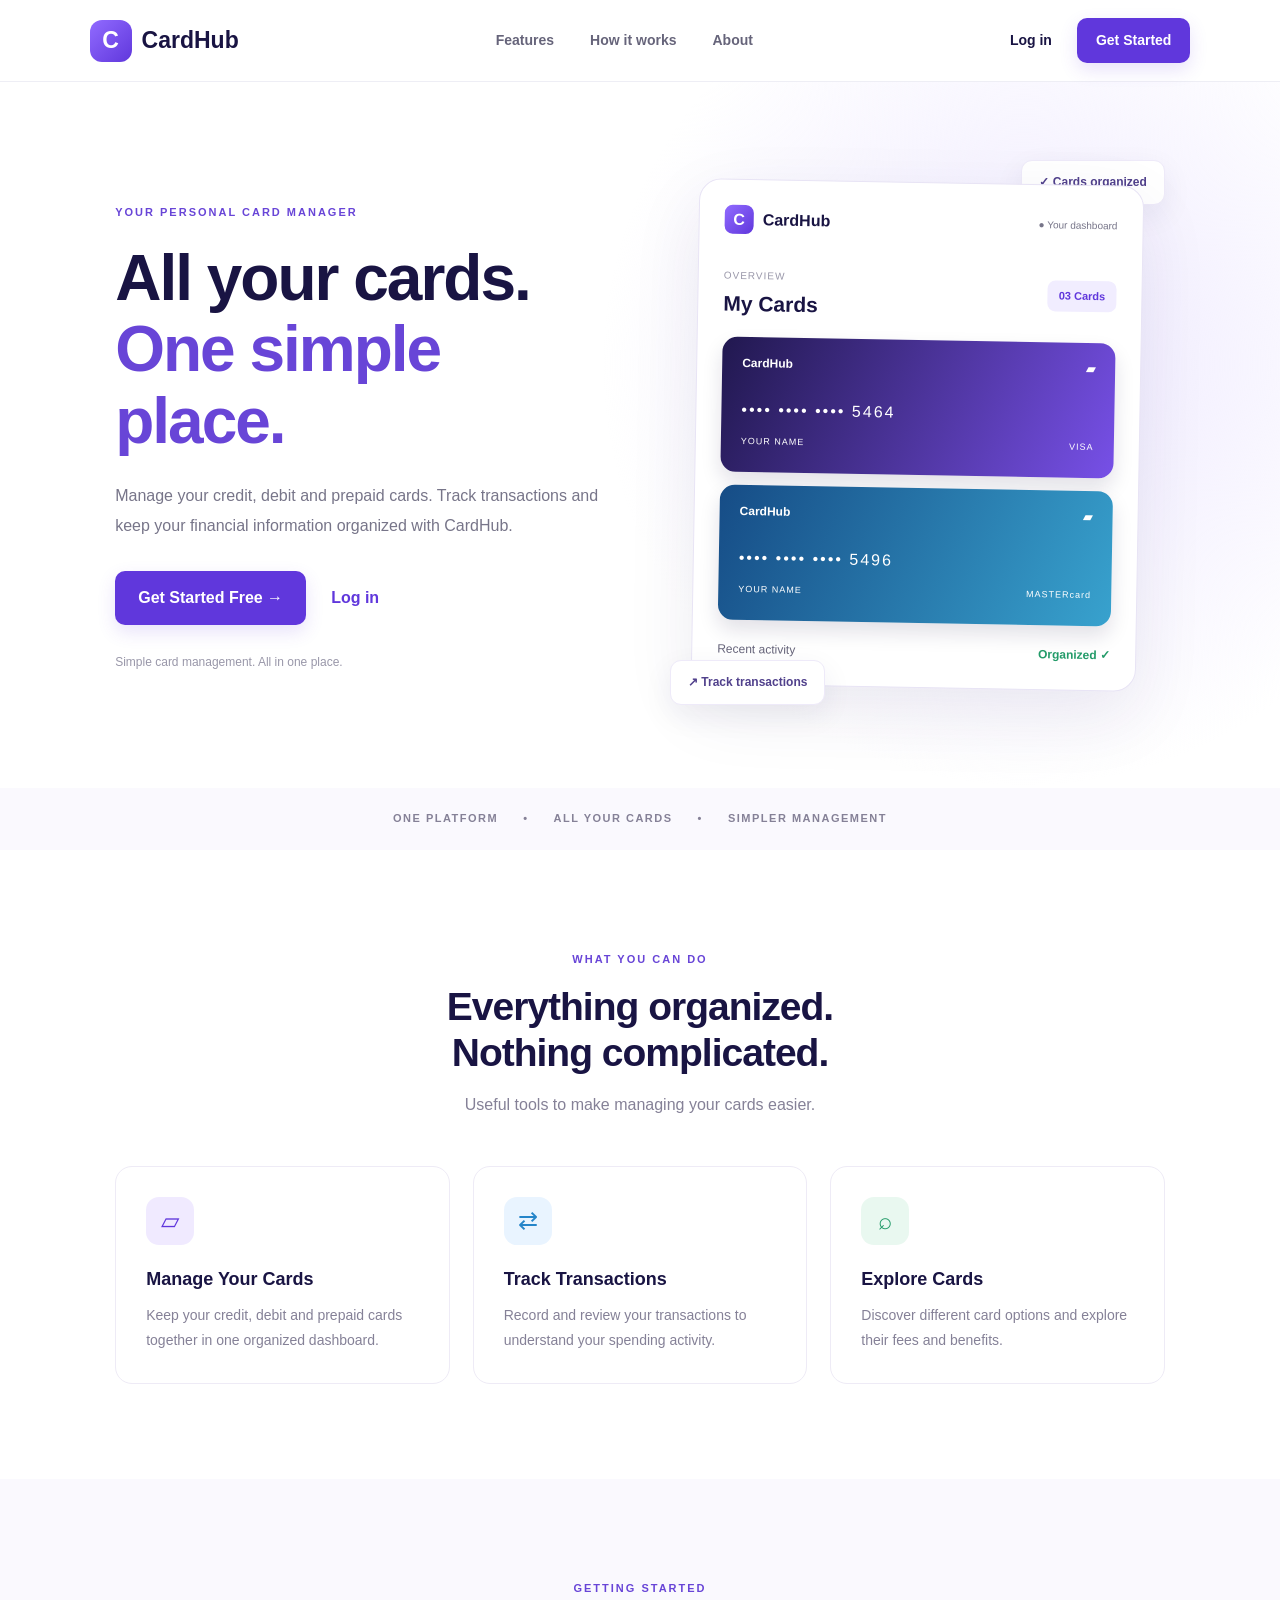
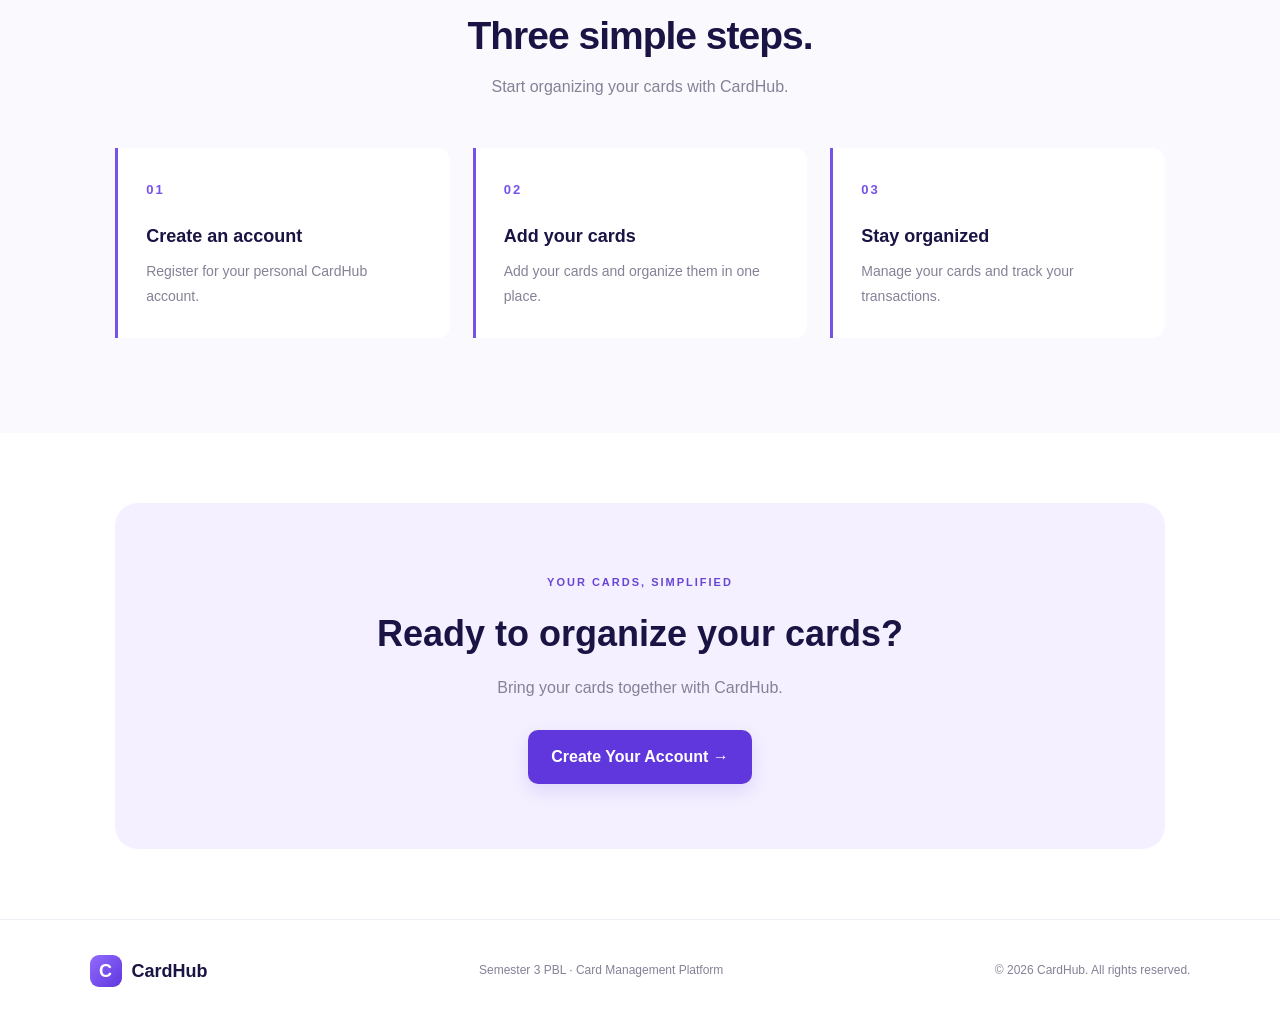
<file: index.html>
<!DOCTYPE html>
<html lang="en">
<head>
    <meta charset="UTF-8">
    <meta name="viewport" content="width=device-width, initial-scale=1.0">
    <meta name="theme-color" content="#ffffff">
    <meta name="description" content="Manage all your credit, debit and prepaid cards in one place with CardHub.">
    <title>CardHub – All Your Cards, One Place</title>
    <link rel="stylesheet" href="css/landing.css">
</head>
<body>

<header class="navbar">
    <a href="index.html" class="brand">
        <span class="brand-mark">C</span>
        <span>CardHub</span>
    </a>

    <nav class="nav-links">
        <a href="#features">Features</a>
        <a href="#how-it-works">How it works</a>
        <a href="#about">About</a>
    </nav>

    <div class="nav-actions">
        <a href="login.html" class="login-link">Log in</a>
        <a href="register.html" class="button button-small">Get Started</a>
    </div>
</header>

<main>

    <section class="hero">
        <div class="hero-content">
            <span class="eyebrow">
                YOUR PERSONAL CARD MANAGER
            </span>

            <h1>
                All your cards.<br>
                <span>One simple place.</span>
            </h1>

            <p>
                Manage your credit, debit and prepaid cards.
                Track transactions and keep your financial
                information organized with CardHub.
            </p>

            <div class="hero-actions">
                <a href="register.html" class="button">Get Started Free →</a>
                <a href="login.html" class="secondary-button">Log in</a>
            </div>

            <div class="hero-note">
                Simple card management. All in one place.
            </div>
        </div>

        <div class="hero-visual">
            <div class="floating-label label-one">✓ Cards organized</div>

            <div class="preview-window">
                <div class="preview-header">
                    <div class="preview-brand">
                        <span class="mini-logo">C</span>
                        CardHub
                    </div>
                    <span class="preview-status">● Your dashboard</span>
                </div>

                <div class="preview-heading">
                    <div>
                        <small>OVERVIEW</small>
                        <h3>My Cards</h3>
                    </div>
                    <span class="preview-count">03 Cards</span>
                </div>

                <div class="bank-card purple-card">
                    <div class="bank-card-top">
                        <span>CardHub</span>
                        <span>▰</span>
                    </div>
                    <div class="bank-card-number">•••• •••• •••• 5464</div>
                    <div class="bank-card-bottom">
                        <span>YOUR NAME</span>
                        <span>VISA</span>
                    </div>
                </div>

                <div class="bank-card blue-card">
                    <div class="bank-card-top">
                        <span>CardHub</span>
                        <span>▰</span>
                    </div>
                    <div class="bank-card-number">•••• •••• •••• 5496</div>
                    <div class="bank-card-bottom">
                        <span>YOUR NAME</span>
                        <span>MASTERcard</span>
                    </div>
                </div>

                <div class="preview-footer">
                    <span>Recent activity</span>
                    <span class="activity-status">Organized ✓</span>
                </div>
            </div>

            <div class="floating-label label-two">
                ↗ Track transactions
            </div>
        </div>
    </section>

    <section class="trust-strip">
        <span>ONE PLATFORM</span>
        <span>•</span>
        <span>ALL YOUR CARDS</span>
        <span>•</span>
        <span>SIMPLER MANAGEMENT</span>
    </section>

    <section class="features section" id="features">
        <div class="section-heading">
            <span class="eyebrow">WHAT YOU CAN DO</span>
            <h2>Everything organized.<br>Nothing complicated.</h2>
            <p>Useful tools to make managing your cards easier.</p>
        </div>

        <div class="feature-grid">
            <article class="feature-card">
                <div class="feature-icon purple-icon">▱</div>
                <h3>Manage Your Cards</h3>
                <p>
                    Keep your credit, debit and prepaid cards
                    together in one organized dashboard.
                </p>
            </article>

            <article class="feature-card">
                <div class="feature-icon blue-icon">⇄</div>
                <h3>Track Transactions</h3>
                <p>
                    Record and review your transactions
                    to understand your spending activity.
                </p>
            </article>

            <article class="feature-card">
                <div class="feature-icon green-icon">⌕</div>
                <h3>Explore Cards</h3>
                <p>
                    Discover different card options and
                    explore their fees and benefits.
                </p>
            </article>
        </div>
    </section>

    <section class="how-section section" id="how-it-works">
        <div class="section-heading">
            <span class="eyebrow">GETTING STARTED</span>
            <h2>Three simple steps.</h2>
            <p>Start organizing your cards with CardHub.</p>
        </div>

        <div class="steps-grid">
            <article class="step">
                <span class="step-number">01</span>
                <h3>Create an account</h3>
                <p>Register for your personal CardHub account.</p>
            </article>

            <article class="step">
                <span class="step-number">02</span>
                <h3>Add your cards</h3>
                <p>Add your cards and organize them in one place.</p>
            </article>

            <article class="step">
                <span class="step-number">03</span>
                <h3>Stay organized</h3>
                <p>Manage your cards and track your transactions.</p>
            </article>
        </div>
    </section>

    <section class="cta-section" id="about">
        <span class="eyebrow">YOUR CARDS, SIMPLIFIED</span>
        <h2>Ready to organize your cards?</h2>
        <p>Bring your cards together with CardHub.</p>
        <a href="register.html" class="button cta-button">
            Create Your Account →
        </a>
    </section>

</main>

<footer class="footer">
    <a href="index.html" class="brand footer-brand">
        <span class="brand-mark">C</span>
        <span>CardHub</span>
    </a>

    <p>Semester 3 PBL · Card Management Platform</p>
    <span>© 2026 CardHub. All rights reserved.</span>
</footer>

</body>
</html>
</file>
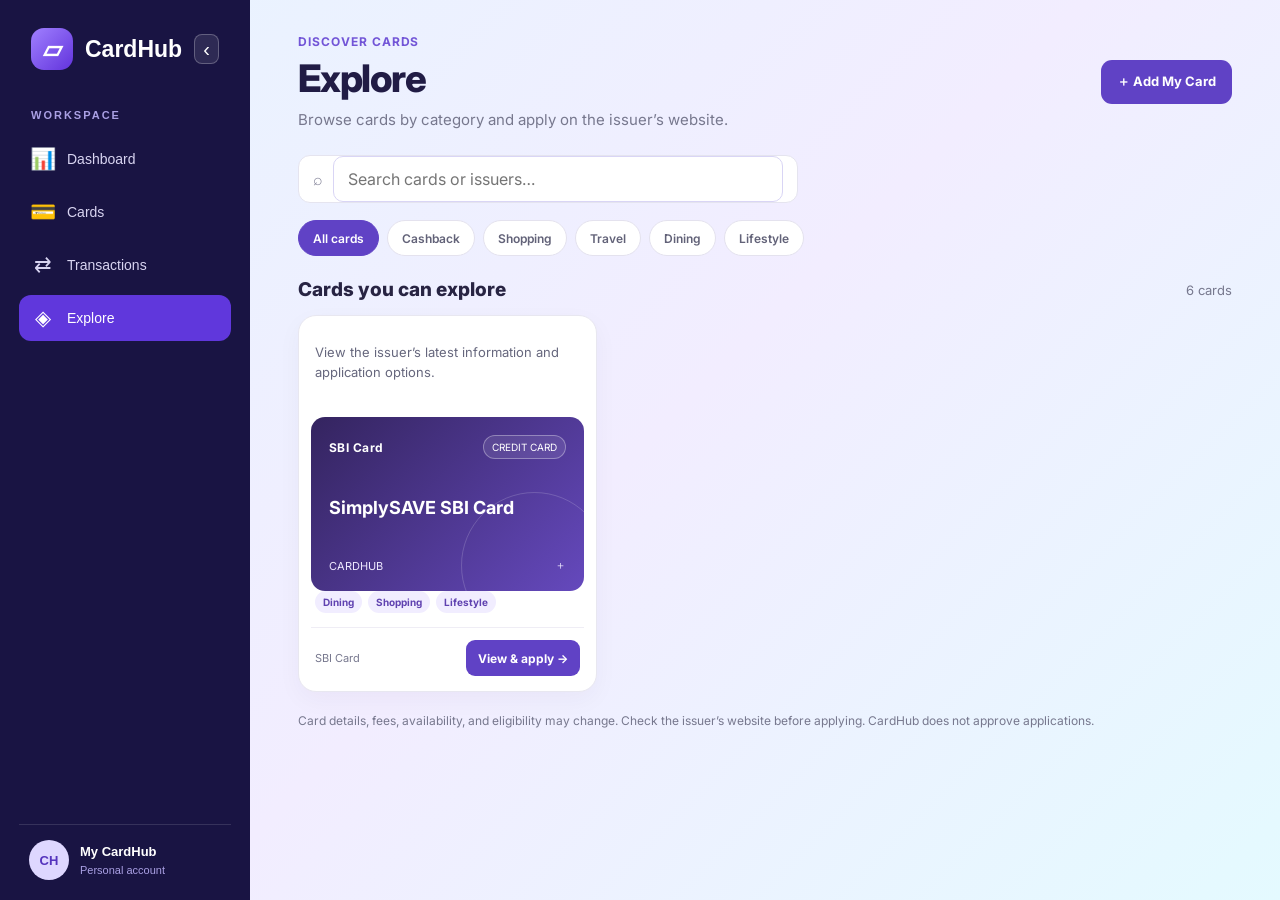
<file: explore.html>
<!DOCTYPE html>
<html lang="en">
<head>
  <meta charset="UTF-8">
  <meta name="viewport" content="width=device-width, initial-scale=1">
  <title>Explore Cards - CardHub</title>

  <link rel="stylesheet" href="css/style.css">
  <link rel="stylesheet" href="css/nav.css">

  <style>
    * { box-sizing: border-box; }

    body {
      min-width: 0;
      margin: 0;
      background: #f5f6fc;
      color: #20213a;
      font-family: Inter, Arial, sans-serif;
    }

    .explore-page {
      width: 100%;
      max-width: 1440px;
      min-height: 100vh;
      margin: 0 auto;
      padding: 34px clamp(16px, 4vw, 48px) 50px;
    }

    .page-header {
      display: flex;
      align-items: center;
      justify-content: space-between;
      gap: 20px;
      margin-bottom: 26px;
    }

    .eyebrow {
      margin: 0 0 6px;
      color: #7255d7;
      font-size: 12px;
      font-weight: 700;
      letter-spacing: .08em;
      text-transform: uppercase;
    }

    h1 {
      margin: 0;
      color: #211c45;
      font-size: clamp(28px, 4vw, 38px);
      letter-spacing: -.04em;
    }

    .subtitle {
      margin: 9px 0 0;
      color: #77788e;
      font-size: 15px;
    }

    .add-button {
      display: inline-flex;
      min-height: 44px;
      align-items: center;
      justify-content: center;
      padding: 0 16px;
      border-radius: 11px;
      background: #6042c5;
      color: #fff;
      font-size: 13px;
      font-weight: 700;
      text-decoration: none;
      white-space: nowrap;
    }

    .search-box {
      display: flex;
      max-width: 500px;
      min-height: 46px;
      align-items: center;
      gap: 10px;
      margin-bottom: 17px;
      padding: 0 14px;
      border: 1px solid #e5e4ef;
      border-radius: 12px;
      background: #fff;
      color: #85859a;
    }

    .search-box input {
      width: 100%;
      min-width: 0;
      border: 0;
      outline: 0;
      background: transparent;
      color: #20213a;
      font: inherit;
    }

    .categories {
      display: flex;
      flex-wrap: wrap;
      gap: 8px;
      margin-bottom: 22px;
    }

    .category-button {
      min-height: 36px;
      padding: 0 14px;
      border: 1px solid #e4e2ee;
      border-radius: 999px;
      background: #fff;
      color: #626278;
      font: inherit;
      font-size: 12px;
      font-weight: 600;
      cursor: pointer;
    }

    .category-button.active {
      border-color: #6042c5;
      background: #6042c5;
      color: #fff;
    }

    .section-heading {
      display: flex;
      align-items: center;
      justify-content: space-between;
      gap: 12px;
      margin: 0 0 14px;
    }

    .section-heading h2 {
      margin: 0;
      color: #282443;
      font-size: 19px;
    }

    .result-count { color: #77788e; font-size: 13px; }

    .cards-grid {
      display: grid;
      grid-template-columns: repeat(auto-fill, minmax(min(100%, 285px), 1fr));
      gap: 18px;
    }

    .catalog-card {
      overflow: hidden;
      padding: 12px;
      border: 1px solid #e8e7f0;
      border-radius: 18px;
      background: #fff;
      box-shadow: 0 8px 24px #28204a0a;
      transition: transform .18s ease, box-shadow .18s ease;
    }

    .catalog-card:hover {
      transform: translateY(-3px);
      box-shadow: 0 14px 30px #28204a16;
    }

    .card-face {
      position: relative;
      display: flex;
      min-height: 174px;
      flex-direction: column;
      justify-content: space-between;
      overflow: hidden;
      padding: 18px;
      border-radius: 14px;
      background: linear-gradient(135deg, #34245f, #6549bd);
      color: #fff;
    }

    .card-face::after {
      position: absolute;
      right: -24px;
      bottom: -48px;
      width: 145px;
      height: 145px;
      border: 1px solid #ffffff2b;
      border-radius: 50%;
      content: "";
    }

    .catalog-card:nth-child(4n + 2) .card-face {
      background: linear-gradient(135deg, #163c59, #3186a0);
    }

    .catalog-card:nth-child(4n + 3) .card-face {
      background: linear-gradient(135deg, #71364f, #c56878);
    }

    .catalog-card:nth-child(4n + 4) .card-face {
      background: linear-gradient(135deg, #24534b, #5c9b7c);
    }

    .card-face-top,
    .card-face-bottom {
      position: relative;
      z-index: 1;
      display: flex;
      align-items: center;
      justify-content: space-between;
      gap: 10px;
    }

    .card-brand {
      font-size: 12px;
      font-weight: 700;
      letter-spacing: .04em;
    }

    .card-type {
      padding: 5px 8px;
      border: 1px solid #ffffff55;
      border-radius: 999px;
      background: #ffffff18;
      font-size: 10px;
      text-transform: uppercase;
    }

    .card-product-name {
      position: relative;
      z-index: 1;
      max-width: 90%;
      margin: 18px 0;
      font-size: 18px;
      font-weight: 700;
      line-height: 1.25;
      overflow-wrap: anywhere;
    }

    .card-face-bottom {
      color: #eee9ff;
      font-size: 11px;
    }

    .card-description {
      min-height: 62px;
      margin: 15px 4px 12px;
      color: #66677d;
      font-size: 13px;
      line-height: 1.5;
    }

    .tag-list {
      display: flex;
      flex-wrap: wrap;
      gap: 6px;
      margin: 0 4px 14px;
    }

    .tag {
      padding: 5px 8px;
      border-radius: 999px;
      background: #f1edff;
      color: #6042b0;
      font-size: 10px;
      font-weight: 700;
      text-transform: capitalize;
    }

    .card-footer {
      display: flex;
      align-items: center;
      justify-content: space-between;
      gap: 10px;
      padding: 12px 4px 3px;
      border-top: 1px solid #efedf5;
    }

    .issuer-label {
      color: #77788e;
      font-size: 11px;
    }

    .apply-link {
      display: inline-flex;
      min-height: 36px;
      align-items: center;
      justify-content: center;
      padding: 0 12px;
      border-radius: 9px;
      background: #6042c5;
      color: #fff;
      font-size: 12px;
      font-weight: 700;
      text-decoration: none;
      white-space: nowrap;
    }

    .apply-link:hover { background: #5033b3; }

    .empty-state {
      grid-column: 1 / -1;
      padding: 34px 20px;
      border: 1px dashed #d9d6e8;
      border-radius: 16px;
      background: #fff;
      color: #77788e;
      text-align: center;
    }

    .empty-state h3 { margin: 0 0 7px; color: #302b4d; }
    .empty-state p { margin: 0; }

    .disclaimer {
      margin: 20px 0 0;
      color: #77788e;
      font-size: 12px;
      line-height: 1.5;
    }

    @media (max-width: 600px) {
      .explore-page { padding: 23px 14px 34px; }
      .page-header { align-items: flex-start; }
      .add-button { min-height: 40px; padding: 0 11px; font-size: 12px; }
      .cards-grid { grid-template-columns: 1fr; }
    }
  </style>
</head>

<body>
  <main class="explore-page">
    <header class="page-header">
      <div>
        <p class="eyebrow">Discover cards</p>
        <h1>Explore</h1>
        <p class="subtitle">Browse cards by category and apply on the issuer’s website.</p>
      </div>
      <a class="add-button" href="add-card.html">＋ Add My Card</a>
    </header>

    <label class="search-box">
      <span aria-hidden="true">⌕</span>
      <input id="cardSearch" type="search" placeholder="Search cards or issuers…" autocomplete="off">
    </label>

    <nav class="categories" id="categories" aria-label="Filter cards by category">
      <button class="category-button active" type="button" data-category="all" aria-pressed="true">All cards</button>
      <button class="category-button" type="button" data-category="cashback" aria-pressed="false">Cashback</button>
      <button class="category-button" type="button" data-category="shopping" aria-pressed="false">Shopping</button>
      <button class="category-button" type="button" data-category="travel" aria-pressed="false">Travel</button>
      <button class="category-button" type="button" data-category="dining" aria-pressed="false">Dining</button>
      <button class="category-button" type="button" data-category="lifestyle" aria-pressed="false">Lifestyle</button>
    </nav>

    <section>
      <div class="section-heading">
        <h2>Cards you can explore</h2>
        <span class="result-count" id="resultCount"></span>
      </div>
      <div class="cards-grid" id="cardsGrid" aria-live="polite"></div>
      <p class="disclaimer">
        Card details, fees, availability, and eligibility may change. Check the issuer’s website before applying.
        CardHub does not approve applications.
      </p>
    </section>
  </main>

  <script>
    const cards = [
      {
        name: "CASHBACK SBI Card",
        issuer: "SBI Card",
        type: "Credit Card",
        categories: ["cashback", "shopping"],
        icon: "↗",
        description: "Explore the issuer’s current features, fees, eligibility, and application information.",
        applyUrl: "https://www.sbicard.com/en/personal/credit-cards.html"
      },
      {
        name: "Amazon Pay ICICI Bank Credit Card",
        issuer: "ICICI Bank",
        type: "Credit Card",
        categories: ["shopping", "cashback"],
        icon: "◇",
        description: "View current card details and check application eligibility on the issuer’s website.",
        applyUrl: "https://campaigns.icicibank.com/Amazon_pay_ICICI/index.html"
      },
      {
        name: "Flipkart Axis Bank Credit Card",
        issuer: "Axis Bank",
        type: "Credit Card",
        categories: ["shopping", "cashback"],
        icon: "▱",
        description: "Review the issuer’s current terms, features, fees, and application details.",
        applyUrl: "https://cug.axisbank.com/cards/credit-card/flipkart-axisbank-credit-card"
      },
      {
        name: "SBI Card Miles",
        issuer: "SBI Card",
        type: "Travel Credit Card",
        categories: ["travel", "lifestyle"],
        icon: "✈",
        description: "Browse SBI Card travel options and current application information.",
        applyUrl: "https://www.sbicard.com/en/personal/credit-cards.html"
      },
      {
        name: "Axis Bank Neo Credit Card",
        issuer: "Axis Bank",
        type: "Credit Card",
        categories: ["dining", "shopping", "lifestyle"],
        icon: "✦",
        description: "Check current card terms, features, eligibility, and application details.",
        applyUrl: "https://cug.axisbank.com/cards/credit-card/axis-bank-neo-credit-card"
      },
      {
        name: "SimplySAVE SBI Card",
        issuer: "SBI Card",
        type: "Credit Card",
        categories: ["dining", "shopping", "lifestyle"],
        icon: "＋",
        description: "View the issuer’s latest information and application options.",
        applyUrl: "https://www.sbicard.com/en/personal/credit-cards.html"
      }
    ];

    const grid = document.getElementById("cardsGrid");
    const search = document.getElementById("cardSearch");
    const count = document.getElementById("resultCount");
    const buttons = [...document.querySelectorAll(".category-button")];
    let selectedCategory = "all";

    function addText(parent, tag, text, className) {
      const element = document.createElement(tag);
      if (className) element.className = className;
      element.textContent = String(text ?? "");
      parent.appendChild(element);
      return element;
    }

    function renderCards() {
      const query = search.value.trim().toLowerCase();

      const visible = cards.filter(card => {
        const matchesCategory =
          selectedCategory === "all" ||
          card.categories.includes(selectedCategory);

        const searchText =
          `${card.name} ${card.issuer} ${card.type} ${card.categories.join(" ")}`.toLowerCase();

        return matchesCategory && searchText.includes(query);
      });

      count.textContent = `${visible.length} ${visible.length === 1 ? "card" : "cards"}`;

      if (!visible.length) {
        const empty = document.createElement("div");
        empty.className = "empty-state";
        addText(empty, "h3", "No cards found");
        addText(empty, "p", "Try a different search or category.");
        grid.replaceChildren(empty);
        return;
      }

      const fragment = document.createDocumentFragment();

      visible.forEach(card => {
        const article = document.createElement("article");
        article.className = "catalog-card";

        const face = document.createElement("div");
        face.className = "card-face";

        const top = document.createElement("div");
        top.className = "card-face-top";
        addText(top, "span", card.issuer, "card-brand");
        addText(top, "span", card.type, "card-type");

        addText(face, "div", card.name, "card-product-name");

        const bottom = document.createElement("div");
        bottom.className = "card-face-bottom";
        addText(bottom, "span", "CARDHUB");
        addText(bottom, "span", card.icon);
        face.prepend(top);
        face.appendChild(bottom);

        addText(article, "p", card.description, "card-description");

        const tags = document.createElement("div");
        tags.className = "tag-list";
        card.categories.forEach(category => addText(tags, "span", category, "tag"));

        const footer = document.createElement("div");
        footer.className = "card-footer";
        addText(footer, "span", card.issuer, "issuer-label");

        const link = addText(footer, "a", "View & apply →", "apply-link");
        link.href = card.applyUrl;
        link.target = "_blank";
        link.rel = "noopener noreferrer";

        article.append(face, tags, footer);
        grid.appendChild(fragment);
        fragment.appendChild(article);
      });

      grid.replaceChildren(fragment);
    }

    search.addEventListener("input", renderCards);

    buttons.forEach(button => {
      button.addEventListener("click", () => {
        selectedCategory = button.dataset.category;
        buttons.forEach(item => {
          const active = item === button;
          item.classList.toggle("active", active);
          item.setAttribute("aria-pressed", String(active));
        });
        renderCards();
      });
    });

    renderCards();
  </script>

  <script src="js/nav.js"></script>
</body>
</html>
</file>
<file: css/landing.css>
* {
    margin: 0;
    padding: 0;
    box-sizing: border-box;
}

html {
    scroll-behavior: smooth;
}

body {
    font-family: Inter, Arial, sans-serif;
    color: #191443;
    background: #ffffff;
    line-height: 1.6;
}

a {
    text-decoration: none;
    color: inherit;
}

.navbar {
    height: 82px;
    padding: 0 7%;
    display: flex;
    align-items: center;
    justify-content: space-between;
    border-bottom: 1px solid #eeeef5;
    background: #fff;
}

.brand {
    display: flex;
    align-items: center;
    gap: 10px;
    font-size: 23px;
    font-weight: 800;
}

.brand-mark,
.mini-logo {
    display: grid;
    place-items: center;
    background: linear-gradient(135deg, #916bff, #6037dc);
    color: white;
    border-radius: 12px;
    font-weight: 800;
}

.brand-mark {
    width: 42px;
    height: 42px;
}

.nav-links {
    display: flex;
    gap: 36px;
    color: #66647a;
    font-size: 14px;
    font-weight: 600;
}

.nav-links a:hover,
.login-link:hover {
    color: #6037dc;
}

.nav-actions {
    display: flex;
    align-items: center;
    gap: 25px;
    font-size: 14px;
    font-weight: 700;
}

.button {
    display: inline-flex;
    justify-content: center;
    align-items: center;
    padding: 14px 23px;
    background: #6037dc;
    color: #fff;
    border-radius: 10px;
    font-weight: 700;
    box-shadow: 0 7px 18px #6037dc25;
    transition: .2s;
}

.button:hover {
    background: #4d27c4;
    transform: translateY(-2px);
}

.button-small {
    padding: 11px 19px;
}

.hero {
    min-height: 610px;
    padding: 75px 9%;
    display: grid;
    grid-template-columns: 1fr 1fr;
    align-items: center;
    gap: 60px;
    background:
        radial-gradient(circle at 80% 40%, #eee9ff 0, transparent 38%),
        #ffffff;
}

.hero-content {
    max-width: 570px;
}

.eyebrow {
    color: #6845d7;
    font-size: 11px;
    font-weight: 800;
    letter-spacing: 2px;
}

.hero h1 {
    margin-top: 19px;
    font-size: clamp(43px, 5vw, 65px);
    line-height: 1.12;
    letter-spacing: -2px;
}

.hero h1 span {
    color: #6845d7;
}

.hero-content > p {
    max-width: 490px;
    margin-top: 23px;
    color: #777589;
    font-size: 16px;
    line-height: 1.9;
}

.hero-actions {
    margin-top: 30px;
    display: flex;
    align-items: center;
    gap: 25px;
}

.secondary-button {
    font-weight: 700;
    color: #6037dc;
}

.hero-note {
    margin-top: 28px;
    color: #9997a9;
    font-size: 12px;
}

.hero-visual {
    position: relative;
    padding: 25px;
}

.preview-window {
    max-width: 460px;
    margin: auto;
    padding: 25px;
    border: 1px solid #e8e4f5;
    border-radius: 22px;
    background: #fff;
    box-shadow: 0 25px 70px #29205b16;
    transform: rotate(1deg);
}

.preview-header,
.preview-brand,
.preview-heading,
.bank-card-top,
.bank-card-bottom,
.preview-footer {
    display: flex;
    align-items: center;
    justify-content: space-between;
}

.preview-brand {
    justify-content: flex-start;
    gap: 9px;
    font-weight: 800;
}

.mini-logo {
    width: 29px;
    height: 29px;
    border-radius: 8px;
}

.preview-status {
    color: #777589;
    font-size: 10px;
}

.preview-heading {
    margin: 27px 0 17px;
}

.preview-heading small {
    color: #9997a9;
    font-size: 10px;
    letter-spacing: 1px;
}

.preview-heading h3 {
    font-size: 21px;
}

.preview-count {
    padding: 7px 11px;
    border-radius: 8px;
    background: #f1edff;
    color: #6037dc;
    font-size: 11px;
    font-weight: 700;
}

.bank-card {
    height: 135px;
    margin-top: 13px;
    padding: 17px 20px;
    border-radius: 15px;
    color: white;
    box-shadow: 0 10px 20px #17133c20;
}

.purple-card {
    background: linear-gradient(115deg, #21184f, #7750e7);
}

.blue-card {
    background: linear-gradient(115deg, #164c86, #38a2ce);
}

.bank-card-top {
    font-size: 12px;
    font-weight: 700;
}

.bank-card-number {
    margin-top: 24px;
    font-size: 16px;
    letter-spacing: 2px;
}

.bank-card-bottom {
    margin-top: 11px;
    font-size: 9px;
    letter-spacing: 1px;
}

.preview-footer {
    padding-top: 20px;
    color: #66647a;
    font-size: 12px;
}

.activity-status {
    color: #239b69;
    font-weight: 700;
}

.floating-label {
    position: absolute;
    padding: 12px 17px;
    border: 1px solid #eeeaf9;
    border-radius: 11px;
    background: #fff;
    box-shadow: 0 10px 30px #21184f12;
    color: #51418c;
    font-size: 12px;
    font-weight: 700;
}

.label-one {
    top: 3px;
    right: 0;
}

.label-two {
    bottom: 8px;
    left: 0;
}

.trust-strip {
    padding: 22px;
    display: flex;
    justify-content: center;
    gap: 25px;
    background: #faf9fe;
    color: #858197;
    font-size: 11px;
    font-weight: 800;
    letter-spacing: 1.5px;
}

.section {
    padding: 95px 9%;
}

.section-heading {
    text-align: center;
}

.section-heading h2 {
    margin-top: 13px;
    font-size: 39px;
    line-height: 1.2;
    letter-spacing: -1px;
}

.section-heading p {
    margin-top: 15px;
    color: #858197;
}

.feature-grid,
.steps-grid {
    display: grid;
    grid-template-columns: repeat(3, 1fr);
    gap: 23px;
    margin-top: 48px;
}

.feature-card {
    padding: 30px;
    border: 1px solid #eeebf6;
    border-radius: 17px;
    background: white;
    transition: .2s;
}

.feature-card:hover {
    transform: translateY(-5px);
    box-shadow: 0 15px 35px #21184f0c;
}

.feature-icon {
    width: 48px;
    height: 48px;
    display: grid;
    place-items: center;
    border-radius: 13px;
    font-size: 24px;
}

.purple-icon {
    background: #f0eaff;
    color: #6037dc;
}

.blue-icon {
    background: #e9f4ff;
    color: #2585c9;
}

.green-icon {
    background: #e9f8f0;
    color: #239b69;
}

.feature-card h3,
.step h3 {
    margin-top: 20px;
    font-size: 18px;
}

.feature-card p,
.step p {
    margin-top: 9px;
    color: #858197;
    font-size: 14px;
    line-height: 1.8;
}

.how-section {
    background: #faf9fe;
}

.step {
    padding: 28px;
    border-left: 3px solid #7652e8;
    background: #fff;
    border-radius: 0 13px 13px 0;
}

.step-number {
    color: #7652e8;
    font-size: 13px;
    font-weight: 800;
    letter-spacing: 2px;
}

.cta-section {
    margin: 70px 9%;
    padding: 65px 25px;
    text-align: center;
    border-radius: 23px;
    background: #f4f0ff;
}

.cta-section h2 {
    margin-top: 12px;
    font-size: 36px;
}

.cta-section p {
    margin: 12px 0 25px;
    color: #858197;
}

.cta-button {
    margin-top: 5px;
}

.footer {
    padding: 35px 7%;
    display: flex;
    align-items: center;
    justify-content: space-between;
    gap: 20px;
    border-top: 1px solid #eeeef5;
    color: #858197;
    font-size: 12px;
}

.footer-brand {
    color: #191443;
    font-size: 18px;
}

.footer-brand .brand-mark {
    width: 32px;
    height: 32px;
    border-radius: 9px;
}

@media (max-width: 900px) {
    .hero {
        grid-template-columns: 1fr;
        padding: 65px 7%;
    }

    .hero-content {
        margin: auto;
        text-align: center;
    }

    .hero-content > p {
        margin-left: auto;
        margin-right: auto;
    }

    .hero-actions {
        justify-content: center;
    }

    .hero-visual {
        width: 100%;
        max-width: 540px;
        margin: auto;
    }

    .nav-links {
        gap: 15px;
    }
}

@media (max-width: 650px) {
    .navbar {
        height: auto;
        min-height: 72px;
        padding: 14px 5%;
        flex-wrap: wrap;
        gap: 15px;
    }

    .brand {
        font-size: 20px;
    }

    .nav-links {
        order: 3;
        width: 100%;
        justify-content: center;
        padding-top: 10px;
        border-top: 1px solid #eeeef5;
        font-size: 12px;
    }

    .nav-actions {
        gap: 13px;
        font-size: 12px;
    }

    .button-small {
        padding: 9px 12px;
    }

    .hero {
        padding: 55px 6%;
        gap: 25px;
    }

    .hero h1 {
        font-size: 43px;
    }

    .hero-content > p {
        font-size: 14px;
    }

    .hero-actions {
        gap: 17px;
    }

    .hero-visual {
        padding: 18px 5px;
    }

    .preview-window {
        padding: 17px;
    }

    .floating-label {
        font-size: 10px;
        padding: 9px 11px;
    }

    .trust-strip {
        flex-wrap: wrap;
        gap: 10px;
        font-size: 9px;
    }

    .section {
        padding: 65px 6%;
    }

    .section-heading h2 {
        font-size: 31px;
    }

    .feature-grid,
    .steps-grid {
        grid-template-columns: 1fr;
        gap: 15px;
    }

    .cta-section {
        margin: 40px 5%;
        padding: 45px 18px;
    }

    .cta-section h2 {
        font-size: 28px;
    }

    .footer {
        flex-direction: column;
        text-align: center;
    }
}
</file>
<file: css/style.css>
/* =====================================
   CARDHUB — COLORFUL THEME
   Shared theme for all pages
===================================== */

@import url('https://fonts.googleapis.com/css2?family=Inter:wght@400;500;600;700;800&display=swap');

:root {
    --primary: #5035f5;
    --primary-light: #8b5cf6;
    --text: #171b4b;
    --muted: #64748b;
    --border: #e5eaf5;
    --white: #ffffff;
}

* {
    box-sizing: border-box;
}

body {
    font-family: 'Inter', sans-serif;
    background: linear-gradient(135deg, #e7f4ff, #f4efff, #e5f8ff);
    color: var(--text);
}

/* Headings */

h1, h2, h3 {
    color: var(--text);
    font-weight: 800;
}

/* Sidebar */

.sidebar {
    background: linear-gradient(180deg, #111b50, #211064, #3920a6) !important;
    color: white;
}

.brand-icon {
    background: linear-gradient(135deg, #8b5cf6, #4338ff);
    border-radius: 14px;
    box-shadow: 0 5px 20px #4f46e566;
}

.nav-link {
    border-radius: 13px;
    transition: 0.25s ease;
}

.nav-link:hover {
    background: #ffffff1c;
    transform: translateX(3px);
}

.nav-link.active {
    background: linear-gradient(100deg, #6048ff, #4430e7);
    box-shadow: 0 7px 20px #2911b544;
}

/* Main page background */

.main,
main {
    min-width: 0;
}

/* Panels and cards */

.card,
.panel,
.stat-card,
.content-card,
.section-card,
.transaction-card,
.profile-card,
.explore-card,
.dashboard-card {
    border: 1px solid #ffffff;
    border-radius: 20px;
    background: #ffffffdc;
    box-shadow: 0 8px 25px #64748b12;
    transition: transform 0.25s ease, box-shadow 0.25s ease;
}

.card:hover,
.content-card:hover,
.section-card:hover,
.transaction-card:hover,
.profile-card:hover,
.explore-card:hover,
.dashboard-card:hover {
    transform: translateY(-3px);
    box-shadow: 0 14px 30px #64748b20;
}

/* Colorful gradients */

.gradient-purple {
    background: linear-gradient(135deg, #ede9fe, #f5d0fe) !important;
}

.gradient-blue {
    background: linear-gradient(135deg, #e0f2fe, #dbeafe) !important;
}

.gradient-green {
    background: linear-gradient(135deg, #d1fae5, #ecfdf5) !important;
}

.gradient-orange {
    background: linear-gradient(135deg, #ffedd5, #ffe4e6) !important;
}

.gradient-pink {
    background: linear-gradient(135deg, #fce7f3, #f3e8ff) !important;
}

/* Buttons */

button,
.btn,
.button {
    transition: 0.25s ease;
}

.btn-primary,
.primary-btn,
button.primary {
    background: linear-gradient(110deg, #5035f5, #8b5cf6);
    color: white;
    border: none;
    border-radius: 11px;
    padding: 11px 18px;
    font-weight: 700;
    cursor: pointer;
}

.btn-primary:hover,
.primary-btn:hover,
button.primary:hover {
    transform: translateY(-2px);
    box-shadow: 0 8px 20px #5035f544;
}

/* Form inputs */

input,
select,
textarea {
    font-family: inherit;
    border: 1px solid #dbe3f0;
    border-radius: 10px;
    padding: 12px 14px;
    background: #ffffff;
    color: var(--text);
    max-width: 100%;
}

input:focus,
select:focus,
textarea:focus {
    outline: none;
    border-color: #8b5cf6;
    box-shadow: 0 0 0 3px #8b5cf620;
}

/* Tables */

table {
    width: 100%;
    border-collapse: collapse;
    background: white;
    border-radius: 12px;
    overflow: hidden;
}

thead {
    background: linear-gradient(100deg, #ede9fe, #e0f2fe);
}

th,
td {
    padding: 14px;
    text-align: left;
    border-bottom: 1px solid #edf0f7;
}

tbody tr:hover {
    background: #f5f3ff;
}

/* Status labels */

.status,
.badge {
    display: inline-block;
    padding: 5px 10px;
    border-radius: 20px;
    font-size: 12px;
    font-weight: 700;
    background: #d1fae5;
    color: #047857;
}

/* Images and icons */

.icon-box {
    width: 52px;
    height: 52px;
    display: inline-grid;
    place-items: center;
    border-radius: 14px;
    background: linear-gradient(135deg, #dbeafe, #e9d5ff);
    font-size: 24px;
}

/* Links */

a {
    transition: color 0.2s ease;
}

a:hover {
    color: #7c3aed;
}

/* Responsive layout */

@media (max-width: 760px) {
    .sidebar {
        width: 100% !important;
    }

    .stats-grid,
    .cards-grid,
    .explore-grid,
    .content-grid {
        grid-template-columns: 1fr !important;
    }

    .main {
        padding: 18px !important;
    }

    .card,
    .panel,
    .content-card {
        max-width: 100%;
    }
}

/* ==========================================
   CARDHUB — GLOBAL COLORFUL PAGE ENHANCEMENT
========================================== */

/* Colorful page background */
body {
    background: linear-gradient(
        135deg,
        #e8f4ff 0%,
        #f2edff 50%,
        #e4faff 100%
    ) !important;
    background-attachment: fixed;
    color: #171b4b;
}

/* Main content area */
main,
.main,
.main-content,
.page-content,
.content,
.container {
    color: #171b4b;
}

/* Sidebar */
.sidebar,
aside {
    background: linear-gradient(
        180deg,
        #111b50,
        #211064,
        #3920a6
    );
}

/* Page headings */
h1 {
    color: #35217f;
}

h2 {
    color: #4931b5;
}

h3 {
    color: #5140a4;
}

/* General cards and content boxes */
.card,
.panel,
.content-card,
.section-card,
.transaction-card,
.profile-card,
.explore-card,
.dashboard-card,
.stat-card,
[class*="card-container"],
[class*="content-box"] {
    border: 1px solid rgba(255, 255, 255, 0.95);
    border-radius: 18px;
    box-shadow: 0 8px 24px rgba(75, 55, 150, 0.09);
}

/* Different card colors */
.card:nth-child(4n+1),
.explore-card:nth-child(4n+1) {
    background: linear-gradient(135deg, #ffffff, #e0f2fe);
}

.card:nth-child(4n+2),
.explore-card:nth-child(4n+2) {
    background: linear-gradient(135deg, #ffffff, #ede9fe);
}

.card:nth-child(4n+3),
.explore-card:nth-child(4n+3) {
    background: linear-gradient(135deg, #ffffff, #d1fae5);
}

.card:nth-child(4n+4),
.explore-card:nth-child(4n+4) {
    background: linear-gradient(135deg, #ffffff, #ffedd5);
}

/* Navigation links */
.nav-link {
    border-radius: 12px;
    transition: all 0.25s ease;
}

.nav-link:hover {
    background: rgba(139, 92, 246, 0.15);
}

.nav-link.active {
    background: linear-gradient(100deg, #6048ff, #4430e7);
    color: white;
}

/* Buttons */
button,
.btn,
.button,
input[type="submit"] {
    border-radius: 10px;
    transition: all 0.25s ease;
}

button:hover,
.btn:hover,
.button:hover,
input[type="submit"]:hover {
    filter: brightness(1.05);
}

/* Primary buttons */
.btn-primary,
.primary-btn,
button.primary,
input[type="submit"] {
    background: linear-gradient(110deg, #5035f5, #8b5cf6);
    color: white;
    border: none;
}

/* Inputs */
input:not([type="checkbox"]):not([type="radio"]):not([type="submit"]),
select,
textarea {
    border: 1px solid #d9d5f5;
    border-radius: 10px;
    background: rgba(255, 255, 255, 0.95);
}

input:focus,
select:focus,
textarea:focus {
    outline: none;
    border-color: #8b5cf6;
    box-shadow: 0 0 0 3px rgba(139, 92, 246, 0.15);
}

/* Tables */
table {
    background: white;
    border-radius: 12px;
    overflow: hidden;
}

thead,
th {
    background: #ede9fe;
    color: #35217f;
}

tbody tr:nth-child(even) {
    background: #f8f7ff;
}

tbody tr:hover {
    background: #e0f2fe;
}

/* Status labels */
.badge,
.status {
    border-radius: 20px;
    padding: 5px 11px;
    background: #d1fae5;
    color: #047857;
}

/* Links */
a {
    transition: color 0.2s ease;
}

/* Mobile layout */
@media (max-width: 760px) {
    .sidebar,
    aside {
        max-width: 100%;
    }

    main,
    .main,
    .main-content,
    .page-content {
        padding: 18px !important;
    }
}
/* =========================================
   CARDHUB LOGIN PAGE — LAYOUT FIX
========================================= */

body:has(.login-card) {
    min-height: 100vh;
    margin: 0;
    padding: 30px 20px;
    display: flex;
    align-items: center;
    justify-content: center;
    background:
        radial-gradient(circle at top left, #ddd6fe 0, transparent 38%),
        radial-gradient(circle at bottom right, #bae6fd 0, transparent 38%),
        linear-gradient(135deg, #f5f3ff, #eff6ff, #ecfeff);
    font-family: 'Inter', sans-serif;
    color: #171b4b;
}

.app {
    width: 100%;
    max-width: 460px;
    margin: auto;
}

/* Brand */

.brand {
    text-align: center;
    margin-bottom: 28px;
}

.brand .logo {
    width: 58px;
    height: 58px;
    margin: 0 auto 12px;
    display: flex;
    align-items: center;
    justify-content: center;
    border-radius: 18px;
    background: linear-gradient(135deg, #5035f5, #a855f7);
    color: white;
    font-size: 30px;
    font-weight: 800;
    box-shadow: 0 8px 22px #5035f540;
}

.brand h1 {
    margin: 0;
    font-size: 36px;
    font-weight: 800;
    letter-spacing: -1px;
    color: #35217f;
}

.brand p {
    margin: 9px 0 0;
    color: #64748b;
    font-size: 15px;
}

/* Login card */

.login-card {
    width: 100%;
    padding: 32px;
    background: rgba(255, 255, 255, 0.94);
    border: 1px solid rgba(255, 255, 255, 0.95);
    border-radius: 24px;
    box-shadow: 0 20px 60px rgba(61, 48, 130, 0.13);
}

.login-card h2 {
    margin: 0 0 8px;
    font-size: 27px;
    font-weight: 800;
    color: #35217f;
}

.login-card .subtitle {
    margin: 0 0 25px;
    color: #64748b;
    font-size: 14px;
}

/* Form fields */

#loginForm {
    width: 100%;
}

.input-group {
    margin-bottom: 18px;
}

.input-group label {
    display: block;
    margin-bottom: 8px;
    font-size: 14px;
    font-weight: 600;
    color: #334155;
}

.input-group input {
    width: 100%;
    min-width: 0;
    height: 48px;
    padding: 0 14px;
    border: 1px solid #d9d5f5;
    border-radius: 11px;
    background: #fff;
    font-family: inherit;
    font-size: 14px;
    color: #171b4b;
    box-shadow: none;
}

.input-group input:focus {
    outline: none;
    border-color: #7558f5;
    box-shadow: 0 0 0 4px rgba(117, 88, 245, 0.12);
}

.password-box {
    display: flex;
    align-items: center;
    gap: 8px;
    width: 100%;
}

.password-box input {
    flex: 1;
    width: 0;
}

.show-password {
    flex-shrink: 0;
    padding: 10px 12px;
    border: 1px solid #ddd6fe;
    border-radius: 9px;
    background: #f5f3ff;
    color: #5035f5;
    font-family: inherit;
    font-size: 13px;
    font-weight: 600;
    cursor: pointer;
}

/* Login button */

.login-button {
    width: 100%;
    min-height: 48px;
    margin-top: 3px;
    border: none;
    border-radius: 11px;
    background: linear-gradient(110deg, #5035f5, #8b5cf6);
    color: white;
    font-family: inherit;
    font-size: 15px;
    font-weight: 700;
    cursor: pointer;
    box-shadow: 0 7px 18px rgba(80, 53, 245, 0.22);
}

.login-button:hover {
    transform: translateY(-2px);
    box-shadow: 0 10px 24px rgba(80, 53, 245, 0.3);
}

/* Google login button */

#googleLoginButton {
    min-height: 48px;
    font-family: inherit !important;
    border: 1px solid #e2e8f0 !important;
    border-radius: 11px !important;
    background: white !important;
    color: #334155 !important;
    font-size: 14px !important;
    font-weight: 600 !important;
    transition: all 0.2s ease;
}

#googleLoginButton:hover {
    background: #f8faff !important;
    border-color: #c4b5fd !important;
}

/* Registration */

.register-text {
    margin: 23px 0 0;
    text-align: center;
    color: #64748b;
    font-size: 13px;
}

.link-button {
    padding: 0;
    border: none;
    background: transparent;
    color: #5035f5;
    font-family: inherit;
    font-size: 13px;
    font-weight: 700;
    cursor: pointer;
}

.link-button:hover {
    color: #7c3aed;
    text-decoration: underline;
}

/* Footer */

.demo-info {
    display: flex;
    justify-content: center;
    align-items: center;
    flex-wrap: wrap;
    gap: 8px;
    margin-top: 23px;
    color: #64748b;
    font-size: 12px;
}

/* Mobile */

@media (max-width: 520px) {
    body:has(.login-card) {
        padding: 20px 14px;
    }

    .app {
        max-width: 100%;
    }

    .brand {
        margin-bottom: 22px;
    }

    .brand h1 {
        font-size: 31px;
    }

    .login-card {
        padding: 24px 20px;
        border-radius: 20px;
    }

    .login-card h2 {
        font-size: 24px;
    }
}
```css
/* ===== CARDHUB LEFT SIDEBAR ===== */

nav.bottom-navigation {
    position: fixed !important;
    top: 0 !important;
    left: 0 !important;
    bottom: 0 !important;
    right: auto !important;

    width: 230px !important;
    height: 100vh !important;

    display: flex !important;
    flex-direction: column !important;
    justify-content: flex-start !important;
    align-items: stretch !important;
    gap: 8px !important;

    padding: 30px 16px !important;
    overflow-y: auto !important;

    background: #ffffff !important;
    border-right: 1px solid #e5eaf3 !important;
    border-top: none !important;
    box-shadow: 4px 0 20px rgba(31, 52, 94, 0.06) !important;

    z-index: 99999 !important;
    box-sizing: border-box !important;
}

nav.bottom-navigation > a.nav-item {
    display: flex !important;
    flex-direction: row !important;
    justify-content: flex-start !important;
    align-items: center !important;
    gap: 14px !important;

    width: 100% !important;
    max-width: none !important;
    min-width: 0 !important;

    padding: 14px 12px !important;
    margin: 0 !important;
    border-radius: 12px !important;

    color: #748096 !important;
    text-decoration: none !important;
    text-align: left !important;
    box-sizing: border-box !important;
}

nav.bottom-navigation > a.nav-item span {
    display: inline-block !important;
    font-size: 20px !important;
    line-height: 1 !important;
}

nav.bottom-navigation > a.nav-item p {
    display: inline-block !important;
    margin: 0 !important;
    font-size: 14px !important;
    line-height: 1.3 !important;
    white-space: nowrap !important;
}

nav.bottom-navigation > a.nav-item.active {
    color: #4169e1 !important;
    background: #edf1ff !important;
    font-weight: 700 !important;
}

/* Make room for the sidebar */
@media (min-width: 901px) {
    body {
        padding-left: 230px !important;
        padding-bottom: 0 !important;
    }
}

/* Keep the sidebar usable on smaller screens */
@media (max-width: 900px) {
    nav.bottom-navigation {
        width: 200px !important;
    }

    body {
        padding-left: 200px !important;
        padding-bottom: 0 !important;
    }
}
```
/* CardHub shared top navigation — append this file after existing page styles */
:root { --ch-topnav-height: 82px; }
html { scroll-padding-top: calc(var(--ch-topnav-height) + 16px) !important; }
body { padding-left: 0 !important; padding-top: var(--ch-topnav-height) !important; padding-bottom: 0 !important; }

/* Shared bottom-navigation markup becomes a fixed horizontal top bar */
nav.bottom-navigation {
  position: fixed !important;
  inset: 0 0 auto 0 !important;
  transform: none !important;
  width: 100% !important;
  max-width: none !important;
  height: var(--ch-topnav-height) !important;
  min-height: var(--ch-topnav-height) !important;
  margin: 0 !important;
  padding: 10px clamp(12px, 2.2vw, 32px) !important;
  box-sizing: border-box !important;
  display: flex !important;
  flex-direction: row !important;
  flex-wrap: nowrap !important;
  align-items: center !important;
  justify-content: flex-end !important;
  gap: clamp(4px, 1vw, 14px) !important;
  overflow-x: auto !important;
  overflow-y: hidden !important;
  background: rgba(255,255,255,.97) !important;
  border: 0 !important;
  border-bottom: 1px solid #e5eaf3 !important;
  border-radius: 0 !important;
  box-shadow: 0 5px 22px rgba(31,52,94,.08) !important;
  backdrop-filter: blur(18px) !important;
  z-index: 99999 !important;
}
nav.bottom-navigation::before { content: "CardHub" !important; display: block !important; flex: 1 0 auto !important; margin-right: auto !important; padding: 0 14px 0 4px !important; color: #25156e !important; font-size: 23px !important; font-weight: 850 !important; letter-spacing: -.6px !important; white-space: nowrap !important; }
nav.bottom-navigation > a.nav-item {
  position: relative !important;
  flex: 0 0 auto !important;
  width: auto !important;
  max-width: none !important;
  min-width: 0 !important;
  height: 48px !important;
  margin: 0 !important;
  padding: 0 15px !important;
  display: inline-flex !important;
  flex-direction: row !important;
  align-items: center !important;
  justify-content: center !important;
  gap: 9px !important;
  border-radius: 12px !important;
  color: #65718b !important;
  background: transparent !important;
  text-decoration: none !important;
  text-align: center !important;
  white-space: nowrap !important;
  box-sizing: border-box !important;
}
nav.bottom-navigation > a.nav-item span { display: inline-block !important; width: auto !important; font-size: 18px !important; line-height: 1 !important; }
nav.bottom-navigation > a.nav-item p { display: inline-block !important; margin: 0 !important; padding: 0 !important; font-size: 13px !important; line-height: 1.2 !important; white-space: nowrap !important; }
nav.bottom-navigation > a.nav-item.active { color: #fff !important; background: linear-gradient(135deg,#6842ff,#4528e8) !important; font-weight: 750 !important; box-shadow: 0 5px 14px rgba(87,57,240,.2) !important; }

/* Undo old left-sidebar/body offsets from previous experiments */
.sidebar, .desktop-sidebar, .sidebar-navigation { display: none !important; }
main.dashboard, .dashboard, .profile-page { margin-left: 0 !important; }
main.dashboard { padding-top: 24px !important; }

@media (max-width: 760px) {
  :root { --ch-topnav-height: 70px; }
  nav.bottom-navigation { justify-content: flex-start !important; gap: 3px !important; padding: 8px 10px !important; }
  nav.bottom-navigation::before { font-size: 19px !important; padding-left: 2px !important; padding-right: 8px !important; }
  nav.bottom-navigation > a.nav-item { height: 44px !important; padding: 0 10px !important; gap: 6px !important; }
  nav.bottom-navigation > a.nav-item p { font-size: 12px !important; }
  nav.bottom-navigation > a.nav-item span { font-size: 16px !important; }
  main.dashboard { padding-left: 14px !important; padding-right: 14px !important; }
}
</file>
<file: css/nav.css>
.cardhub-sidebar {
  position: fixed !important;
  inset: 0 auto 0 0 !important;
  z-index: 99999 !important;
  display: flex !important;
  width: 250px !important;
  height: 100vh !important;
  flex-direction: column !important;
  padding: 28px 19px 20px !important;
  overflow-y: auto !important;
  box-sizing: border-box !important;
  background: #191443 !important;
  color: #fff !important;
  font-family: Arial, sans-serif !important;
}

.sidebar-brand {
  display: flex !important;
  align-items: center !important;
  gap: 12px !important;
  margin: 0 0 39px !important;
  padding: 0 12px !important;
  color: #fff !important;
  font-size: 23px !important;
  font-weight: 700 !important;
}

.sidebar-logo {
  display: grid !important;
  width: 42px !important;
  height: 42px !important;
  flex: 0 0 42px !important;
  place-items: center !important;
  border-radius: 13px !important;
  background: linear-gradient(135deg, #a080ff, #6233dc) !important;
  color: #fff !important;
  font-size: 25px !important;
}

.sidebar-section-title {
  margin: 0 0 15px !important;
  padding: 0 12px !important;
  color: #aaa0e4 !important;
  font-size: 11px !important;
  font-weight: 700 !important;
  letter-spacing: 2px !important;
}

.sidebar-navigation {
  display: flex !important;
  flex-direction: column !important;
  gap: 7px !important;
}

.sidebar-link {
  display: flex !important;
  min-height: 46px !important;
  align-items: center !important;
  gap: 14px !important;
  padding: 0 14px !important;
  border-radius: 12px !important;
  color: #d8d4f1 !important;
  font-size: 14px !important;
  text-decoration: none !important;
}

.sidebar-link:hover { background: #ffffff12 !important; color: #fff !important; }
.sidebar-link.active { background: #6037dc !important; color: #fff !important; }

.sidebar-icon {
  display: inline-flex !important;
  width: 20px !important;
  flex: 0 0 20px !important;
  justify-content: center !important;
  font-size: 21px !important;
}

.sidebar-profile {
  display: flex !important;
  align-items: center !important;
  gap: 11px !important;
  margin-top: auto !important;
  padding: 15px 10px 0 !important;
  border-top: 1px solid #ffffff20 !important;
  color: #fff !important;
  text-decoration: none !important;
}

.profile-avatar {
  display: grid !important;
  width: 40px !important;
  height: 40px !important;
  flex: 0 0 40px !important;
  place-items: center !important;
  border-radius: 50% !important;
  background: #ded7ff !important;
  color: #5534bd !important;
  font-size: 13px !important;
  font-weight: 700 !important;
}

.profile-details { display: flex !important; flex-direction: column !important; gap: 5px !important; }
.profile-details strong { color: #fff !important; font-size: 13px !important; }
.profile-details span { color: #aaa0e4 !important; font-size: 11px !important; }

body { margin-left: 250px !important; }
body.ch-sidebar-expanded { margin-left: 250px !important; }
body.ch-sidebar-collapsed { margin-left: 76px !important; }

.cardhub-sidebar.is-collapsed {
  width: 76px !important;
  padding-right: 10px !important;
  padding-left: 10px !important;
}

.cardhub-sidebar.is-collapsed .sidebar-brand {
  justify-content: center !important;
  padding: 0 !important;
}

.cardhub-sidebar.is-collapsed .sidebar-brand > span,
.cardhub-sidebar.is-collapsed .sidebar-section-title,
.cardhub-sidebar.is-collapsed .sidebar-link > span:last-child,
.cardhub-sidebar.is-collapsed .profile-details {
  display: none !important;
}

.cardhub-sidebar.is-collapsed .sidebar-link,
.cardhub-sidebar.is-collapsed .sidebar-profile {
  justify-content: center !important;
  padding-right: 0 !important;
  padding-left: 0 !important;
}

.sidebar-toggle {
  width: 30px;
  height: 30px;
  margin-left: auto;
  border: 1px solid #ffffff40;
  border-radius: 8px;
  background: #ffffff18;
  color: white;
  font-size: 20px;
  cursor: pointer;
}

.cardhub-sidebar.is-collapsed .sidebar-toggle { margin: 12px 0 0; }

@media (max-width: 800px) {
  body { margin-left: 76px !important; }
  body.ch-sidebar-expanded { margin-left: 250px !important; }
  body.ch-sidebar-collapsed { margin-left: 76px !important; }

  .cardhub-sidebar:not(.is-collapsed) { width: 250px !important; }

  .cardhub-sidebar:not(.is-collapsed) .sidebar-brand > span,
  .cardhub-sidebar:not(.is-collapsed) .sidebar-section-title,
  .cardhub-sidebar:not(.is-collapsed) .sidebar-link > span:last-child,
  .cardhub-sidebar:not(.is-collapsed) .profile-details {
    display: initial !important;
  }

  .cardhub-sidebar:not(.is-collapsed) .sidebar-link,
  .cardhub-sidebar:not(.is-collapsed) .sidebar-profile {
    justify-content: flex-start !important;
  }
}
</file>
